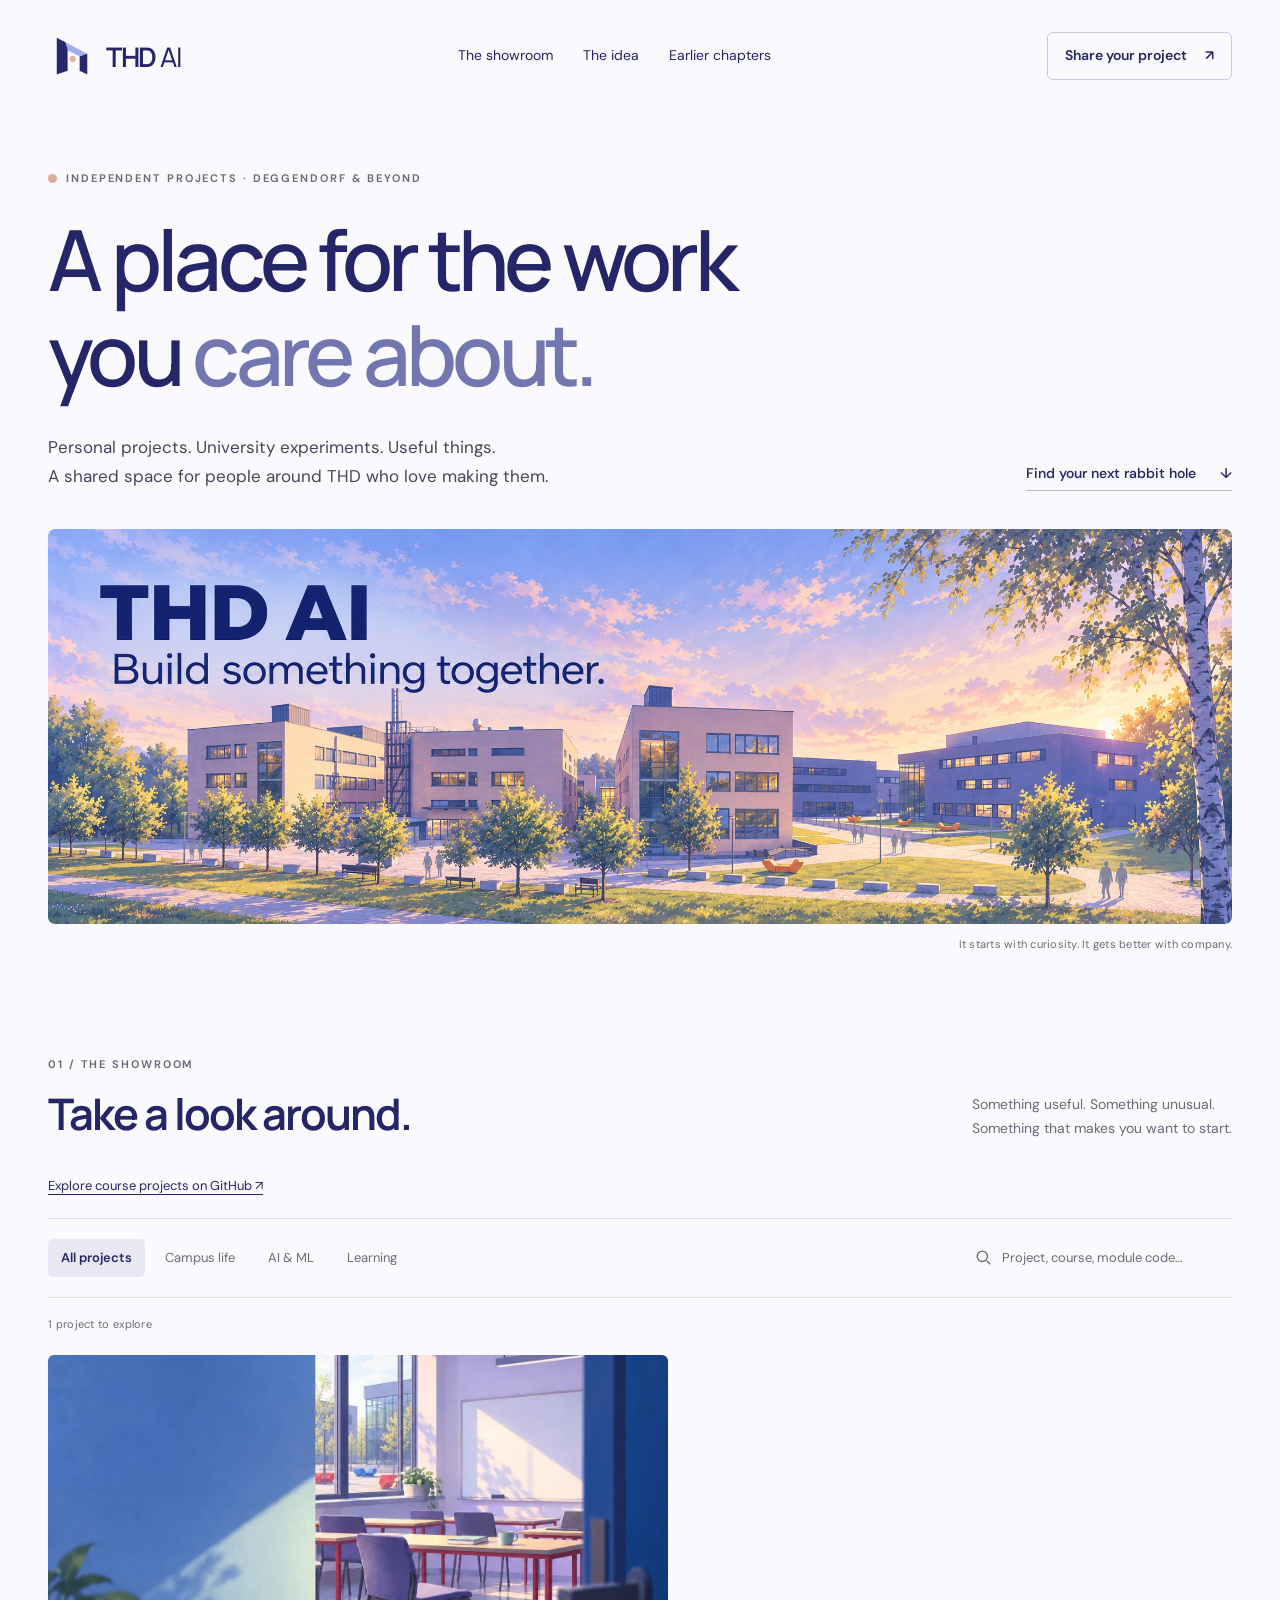
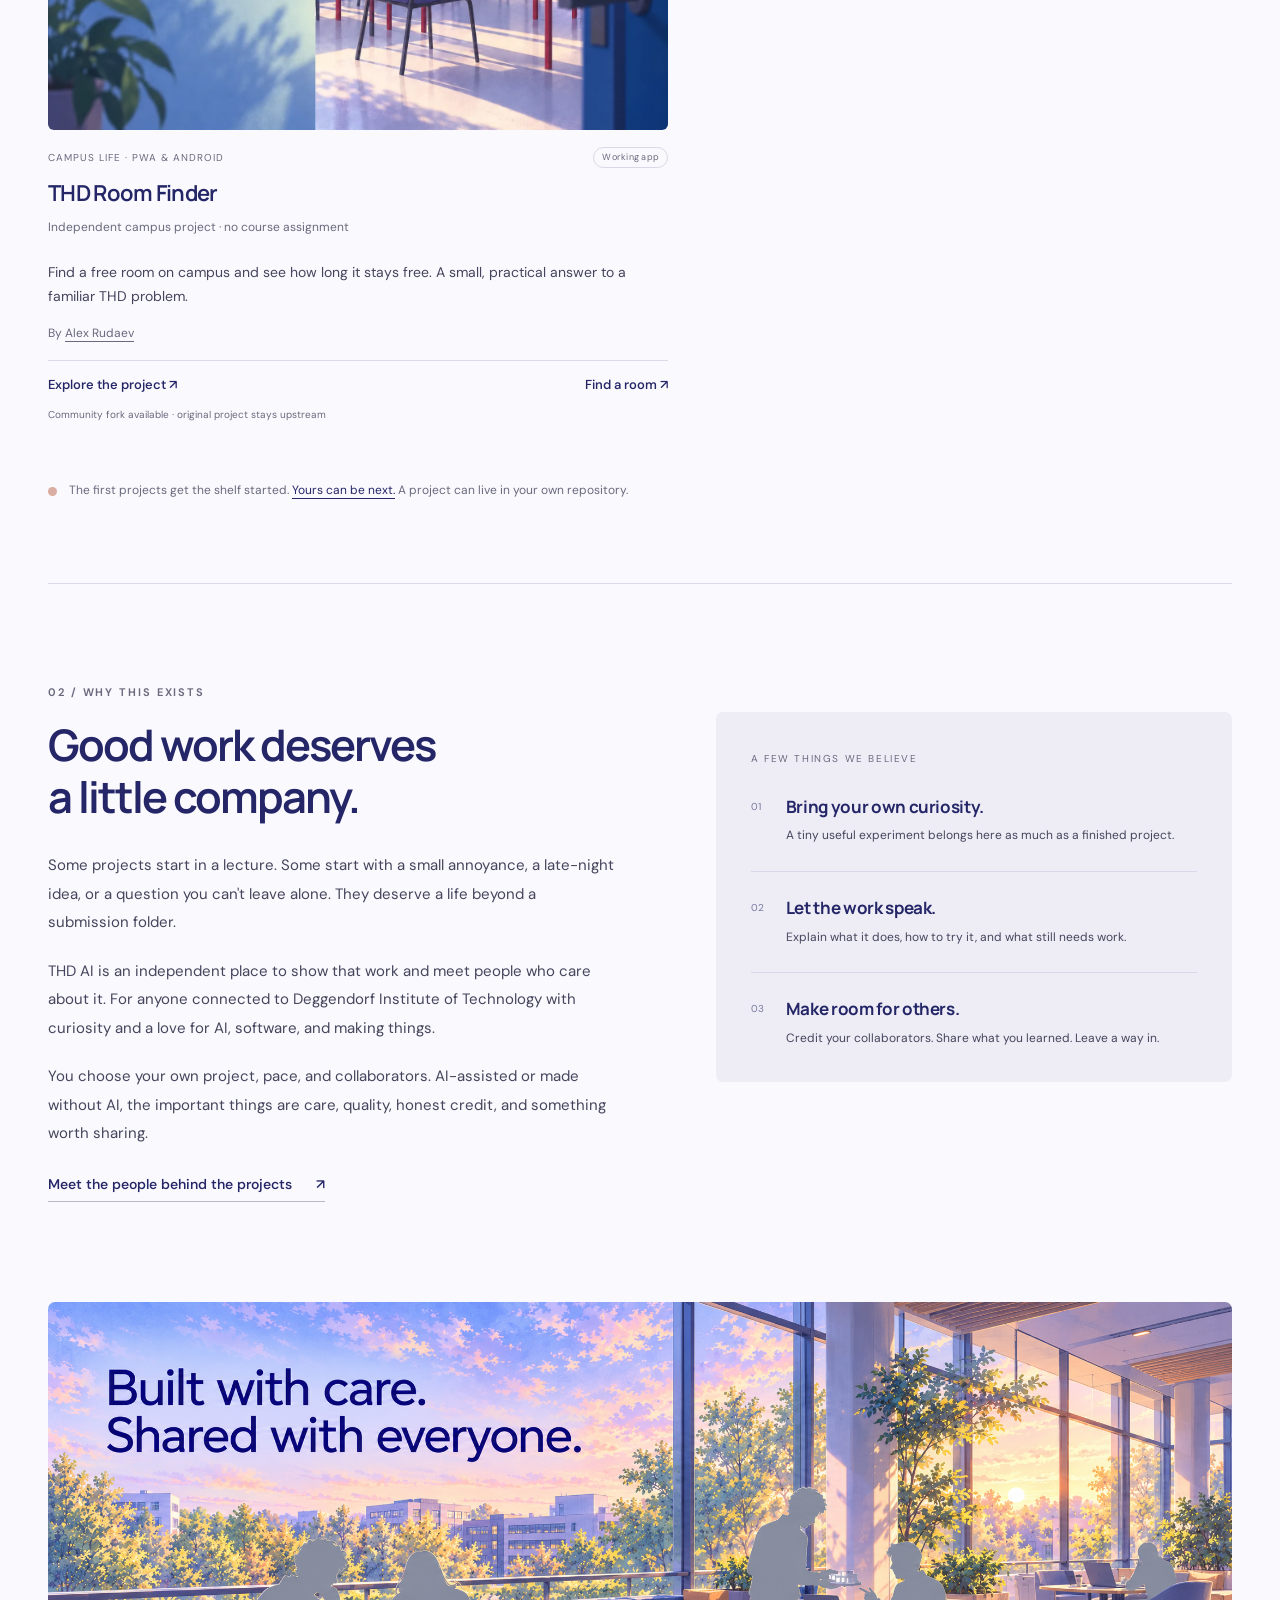
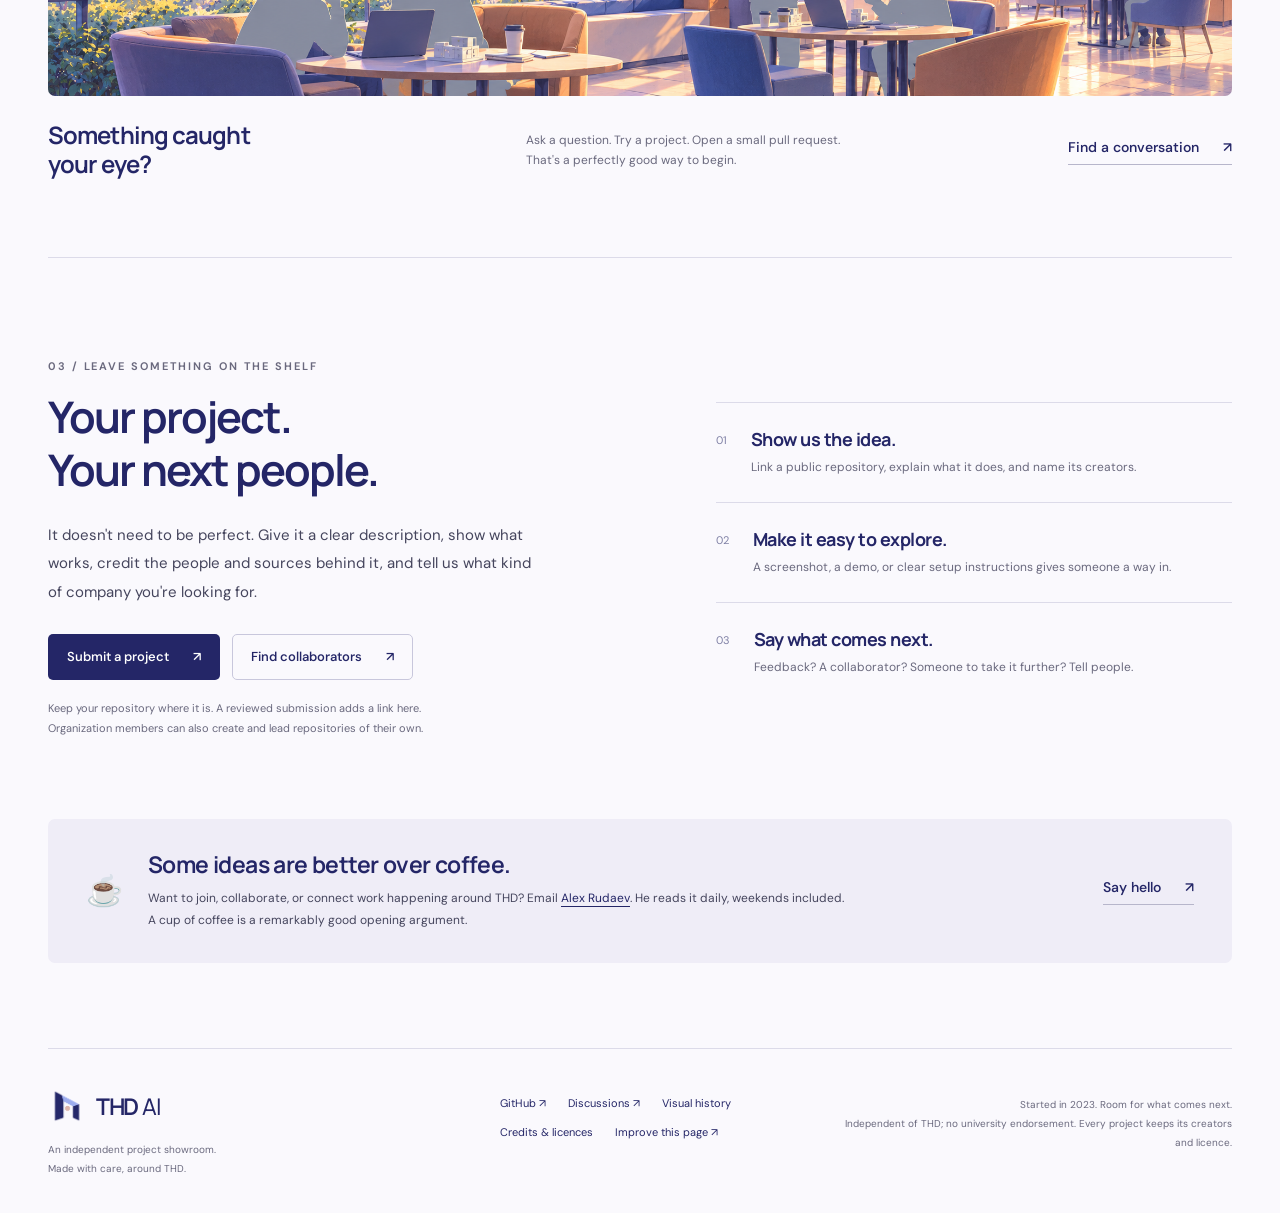
<file: site/index.html>
<!doctype html>
<html lang="en">
<head>
  <meta charset="utf-8">
  <meta name="viewport" content="width=device-width, initial-scale=1">
  <meta name="theme-color" content="#eeedf8">
  <title>THD AI – a place for the work you care about</title>
  <meta name="description" content="An independent project showroom for people around Deggendorf Institute of Technology. Explore personal and university projects, share thoughtful work, and find people to build with.">
  <link rel="canonical" href="https://thd-ai.github.io/">
  <meta property="og:type" content="website">
  <meta property="og:title" content="THD AI – a place for the work you care about">
  <meta property="og:description" content="Personal projects, university experiments, and useful things. Built with care. Shared with everyone.">
  <meta property="og:url" content="https://thd-ai.github.io/">
  <meta property="og:image" content="https://thd-ai.github.io/assets/campus.png">
  <meta name="twitter:card" content="summary_large_image">
  <link rel="icon" type="image/png" href="assets/symbol.png">
  <link rel="stylesheet" href="style.css?v=7">
  <script src="app.js?v=8" type="module"></script>
</head>
<body>
  <a class="skip-link" href="#projects">Skip to projects</a>
  <header class="site-header wrap">
    <a class="identity" href="./" aria-label="THD AI home"><img src="assets/symbol.png" width="48" height="48" alt=""><span>THD <b>AI</b></span></a>
    <nav aria-label="Main navigation"><a href="#projects">The showroom</a><a href="#about">The idea</a><a href="history/">Earlier chapters</a></nav>
    <a class="header-action" href="#share">Share your project <span aria-hidden="true">↗</span></a>
  </header>

  <main>
    <section class="intro wrap" aria-labelledby="intro-title">
      <div class="eyebrow"><span class="little-sun" aria-hidden="true"></span>Independent projects · Deggendorf & beyond</div>
      <h1 id="intro-title">A place for the work<br>you <em>care about.</em></h1>
      <div class="intro-bottom"><p>Personal projects. University experiments. Useful things.<br>A shared space for people around THD who love making them.</p><a class="text-link" href="#projects">Find your next rabbit hole <span aria-hidden="true">↓</span></a></div>
      <figure class="campus-art"><img src="assets/campus.png" alt="THD's campus in soft afternoon light, with grey silhouettes on its paths. THD AI: Build something together." width="2172" height="724" fetchpriority="high"><figcaption>It starts with curiosity. It gets better with company.</figcaption></figure>
    </section>

    <section class="showroom wrap" id="projects" aria-labelledby="projects-title">
      <div class="section-heading"><div><p class="eyebrow">01 / The showroom</p><h2 id="projects-title">Take a look around.</h2></div><p>Something useful. Something unusual.<br>Something that makes you want to start.</p></div>
      <p class="course-map-link"><a href="https://github.com/THD-AI/.github/blob/main/COURSES.md">Explore course projects on GitHub ↗</a></p>
      <div class="catalogue-tools">
        <div class="filters" role="group" aria-label="Filter projects by category"><button type="button" data-filter="all" aria-pressed="true">All projects</button><button type="button" data-filter="campus" aria-pressed="false">Campus life</button><button type="button" data-filter="ai" aria-pressed="false">AI & ML</button><button type="button" data-filter="learning" aria-pressed="false">Learning</button></div>
        <label class="search"><span class="visually-hidden">Search projects, courses, module codes, or semesters</span><svg viewBox="0 0 24 24" width="19" height="19" fill="none" stroke="currentColor" stroke-width="1.7" aria-hidden="true"><circle cx="10.5" cy="10.5" r="6.5"/><path d="m16 16 4.5 4.5"/></svg><input id="project-search" type="search" placeholder="Project, course, module code…" autocomplete="off"></label>
      </div>
      <p id="project-count" class="result-count" role="status" aria-live="polite">Opening the showroom…</p>
      <div id="project-grid" class="project-grid"></div>
      <div id="empty-state" class="empty-state" hidden><h3>No projects here just yet.</h3><p>Try a different search, or bring the first project in this corner of the showroom.</p><button id="reset-search" class="button secondary" type="button">See all projects</button></div>
      <div id="load-error" class="empty-state" hidden><h3>The project shelf couldn't load.</h3><p>You can still explore the <a href="https://github.com/THD-AI/.github/blob/main/PROJECTS.md">project directory on GitHub</a>.</p><button id="retry-load" class="button secondary" type="button">Try again</button></div>
      <noscript><p>JavaScript enables project search and filtering. You can read the full <a href="https://github.com/THD-AI/.github/blob/main/PROJECTS.md">project directory on GitHub</a> without it.</p></noscript>
      <div class="shelf-note"><span class="little-sun" aria-hidden="true"></span><p>The first projects get the shelf started. <a href="#share">Yours can be next.</a> A project can live in your own repository.</p></div>
    </section>

    <section class="about wrap" id="about" aria-labelledby="about-title">
      <div class="about-copy"><p class="eyebrow">02 / Why this exists</p><h2 id="about-title">Good work deserves<br>a little company.</h2><p>Some projects start in a lecture. Some start with a small annoyance, a late-night idea, or a question you can't leave alone. They deserve a life beyond a submission folder.</p><p>THD AI is an independent place to show that work and meet people who care about it. For anyone connected to Deggendorf Institute of Technology with curiosity and a love for AI, software, and making things.</p><p>You choose your own project, pace, and collaborators. AI-assisted or made without AI, the important things are care, quality, honest credit, and something worth sharing.</p><a class="text-link" href="https://github.com/orgs/THD-AI/discussions/1">Meet the people behind the projects <span aria-hidden="true">↗</span></a></div>
      <aside class="principles" aria-label="What matters here"><span class="small-label">A few things we believe</span><div><span>01</span><h3>Bring your own curiosity.</h3><p>A tiny useful experiment belongs here as much as a finished project.</p></div><div><span>02</span><h3>Let the work speak.</h3><p>Explain what it does, how to try it, and what still needs work.</p></div><div><span>03</span><h3>Make room for others.</h3><p>Credit your collaborators. Share what you learned. Leave a way in.</p></div></aside>
    </section>

    <section class="gathering wrap" aria-labelledby="gathering-title"><img src="assets/showcase.png" alt="People sharing projects, laptops, and coffee in a softly lit campus space. Built with care. Shared with everyone." width="2172" height="724" loading="lazy"><div class="gathering-caption"><h2 id="gathering-title">Something caught your eye?</h2><p>Ask a question. Try a project. Open a small pull request.<br>That's a perfectly good way to begin.</p><a class="text-link" href="https://github.com/orgs/THD-AI/discussions">Find a conversation <span aria-hidden="true">↗</span></a></div></section>

    <section class="share wrap" id="share" aria-labelledby="share-title"><div><p class="eyebrow">03 / Leave something on the shelf</p><h2 id="share-title">Your project.<br>Your next people.</h2><p>It doesn't need to be perfect. Give it a clear description, show what works, credit the people and sources behind it, and tell us what kind of company you're looking for.</p><div class="share-actions"><a class="button primary" href="https://github.com/THD-AI/thd-ai.github.io/issues/new?template=project-submission.yml">Submit a project <span aria-hidden="true">↗</span></a><a class="button secondary" href="https://github.com/orgs/THD-AI/discussions/categories/ideas">Find collaborators <span aria-hidden="true">↗</span></a></div><p class="quiet">Keep your repository where it is. A reviewed submission adds a link here.<br>Organization members can also create and lead repositories of their own.</p></div><ol class="share-steps"><li><span>01</span><div><h3>Show us the idea.</h3><p>Link a public repository, explain what it does, and name its creators.</p></div></li><li><span>02</span><div><h3>Make it easy to explore.</h3><p>A screenshot, a demo, or clear setup instructions gives someone a way in.</p></div></li><li><span>03</span><div><h3>Say what comes next.</h3><p>Feedback? A collaborator? Someone to take it further? Tell people.</p></div></li></ol></section>

    <section class="coffee wrap"><div class="coffee-mark" aria-hidden="true">☕</div><div><h2>Some ideas are better over coffee.</h2><p>Want to join, collaborate, or connect work happening around THD? Email <a href="mailto:alex.rudaev@outlook.com">Alex Rudaev</a>. He reads it daily, weekends included.<br>A cup of coffee is a remarkably good opening argument.</p></div><a class="text-link" href="mailto:alex.rudaev@outlook.com">Say hello <span aria-hidden="true">↗</span></a></section>
  </main>

  <footer class="site-footer wrap"><div><a class="identity" href="./"><img src="assets/symbol.png" width="38" height="38" alt=""><span>THD <b>AI</b></span></a><p>An independent project showroom.<br>Made with care, around THD.</p></div><div class="footer-links"><a href="https://github.com/THD-AI">GitHub ↗</a><a href="https://github.com/orgs/THD-AI/discussions">Discussions ↗</a><a href="history/">Visual history</a><a href="credits/">Credits & licences</a><a href="https://github.com/THD-AI/thd-ai.github.io">Improve this page ↗</a></div><p class="footer-note">Started in 2023. Room for what comes next.<br>Independent of THD; no university endorsement. Every project keeps its creators and licence.</p></footer>
</body>
</html>
</file>
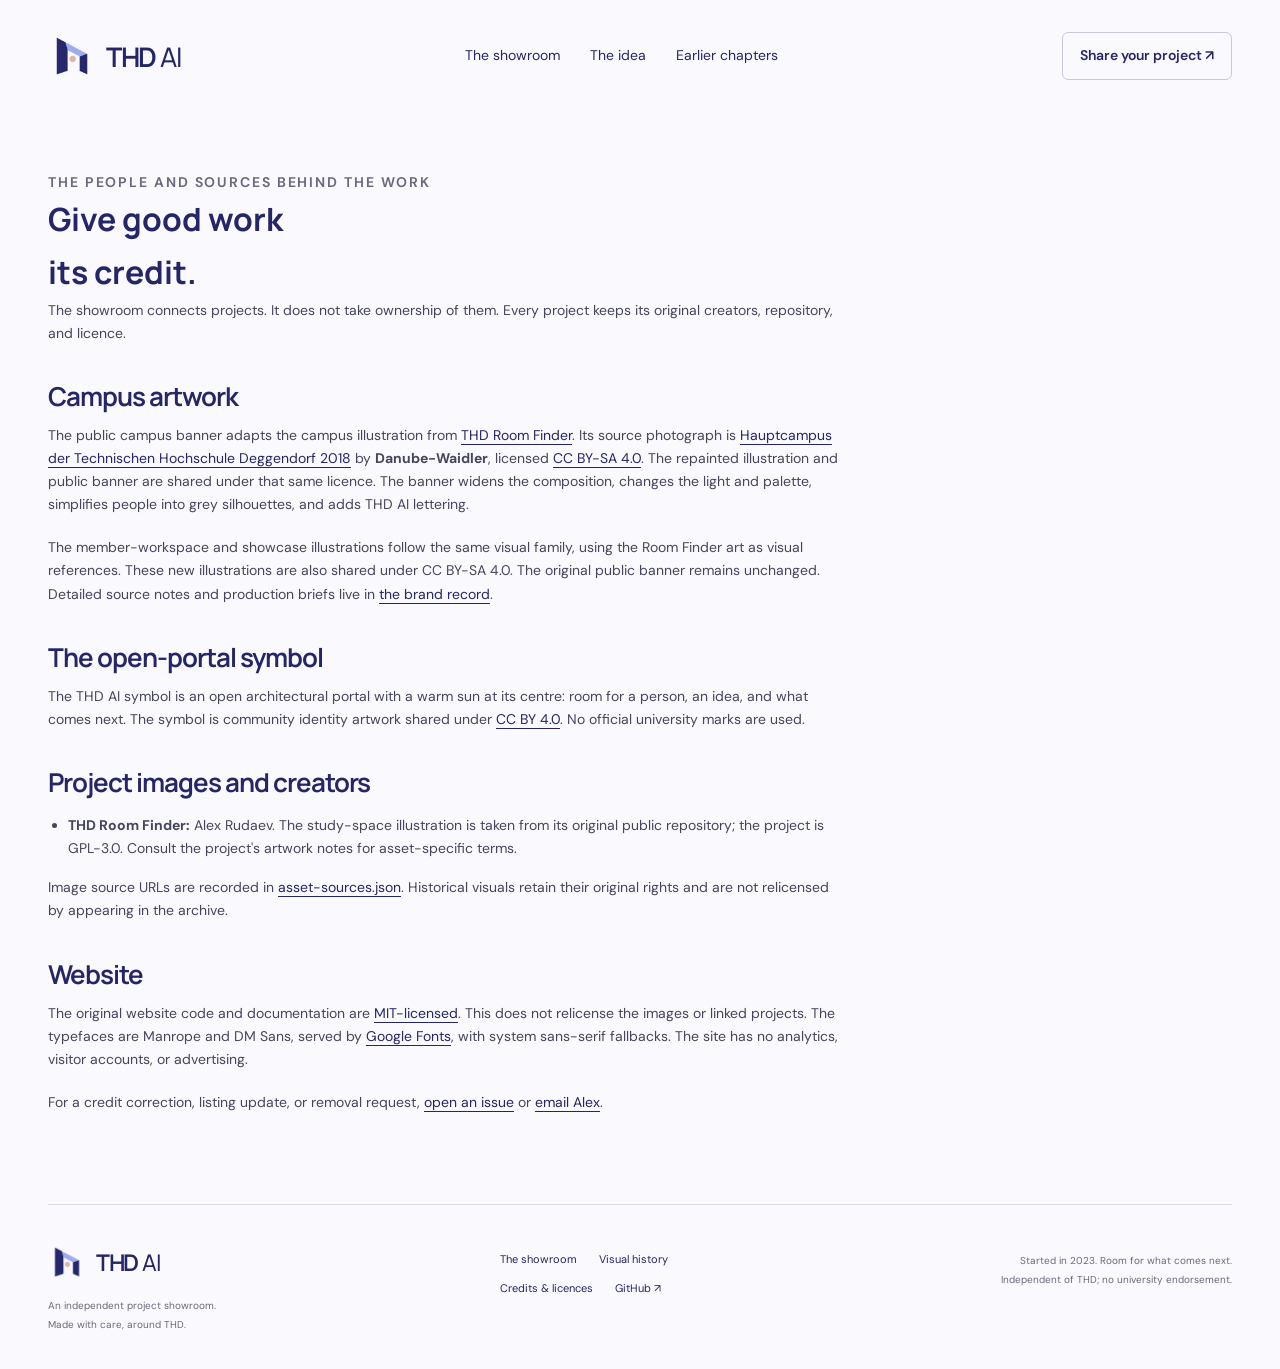
<file: site/credits/index.html>
<!doctype html>
<html lang="en"><head><meta charset="utf-8"><meta name="viewport" content="width=device-width, initial-scale=1"><meta name="theme-color" content="#eeedf8"><title>Credits & licences – THD AI</title><link rel="stylesheet" href="../style.css?v=7"><link rel="icon" type="image/png" href="../assets/symbol.png"></head><body>
<a class="skip-link" href="#content">Skip to content</a>
<header class="site-header wrap"><a class="identity" href="../" aria-label="THD AI home"><img src="../assets/symbol.png" width="48" height="48" alt=""><span>THD <b>AI</b></span></a><nav aria-label="Main navigation"><a href="../#projects">The showroom</a><a href="../#about">The idea</a><a href="../history/">Earlier chapters</a></nav><a class="header-action" href="../#share">Share your project ↗</a></header>
<main id="content" class="history-main wrap"><div class="credits-copy"><p class="eyebrow">The people and sources behind the work</p><h1>Give good work<br>its credit.</h1><p class="lede">The showroom connects projects. It does not take ownership of them. Every project keeps its original creators, repository, and licence.</p>
<h2>Campus artwork</h2><p>The public campus banner adapts the campus illustration from <a href="https://github.com/arudaev/THD-Room-Finder/blob/main/design/roadmap/README.md">THD Room Finder</a>. Its source photograph is <a href="https://commons.wikimedia.org/wiki/File:Hauptcampus_der_Technischen_Hochschule_Deggendorf_2018.jpg">Hauptcampus der Technischen Hochschule Deggendorf 2018</a> by <strong>Danube-Waidler</strong>, licensed <a href="https://creativecommons.org/licenses/by-sa/4.0/">CC BY-SA 4.0</a>. The repainted illustration and public banner are shared under that same licence. The banner widens the composition, changes the light and palette, simplifies people into grey silhouettes, and adds THD AI lettering.</p><p>The member-workspace and showcase illustrations follow the same visual family, using the Room Finder art as visual references. These new illustrations are also shared under CC BY-SA 4.0. The original public banner remains unchanged. Detailed source notes and production briefs live in <a href="https://github.com/THD-AI/.github/blob/main/BRAND.md">the brand record</a>.</p>
<h2>The open-portal symbol</h2><p>The THD AI symbol is an open architectural portal with a warm sun at its centre: room for a person, an idea, and what comes next. The symbol is community identity artwork shared under <a href="https://creativecommons.org/licenses/by/4.0/">CC BY 4.0</a>. No official university marks are used.</p>
<h2>Project images and creators</h2><ul><li><strong>THD Room Finder:</strong> Alex Rudaev. The study-space illustration is taken from its original public repository; the project is GPL-3.0. Consult the project's artwork notes for asset-specific terms.</li></ul><p>Image source URLs are recorded in <a href="https://github.com/THD-AI/thd-ai.github.io/blob/main/asset-sources.json">asset-sources.json</a>. Historical visuals retain their original rights and are not relicensed by appearing in the archive.</p>
<h2>Website</h2><p>The original website code and documentation are <a href="https://github.com/THD-AI/thd-ai.github.io/blob/main/LICENSE">MIT-licensed</a>. This does not relicense the images or linked projects. The typefaces are Manrope and DM Sans, served by <a href="https://fonts.google.com/">Google Fonts</a>, with system sans-serif fallbacks. The site has no analytics, visitor accounts, or advertising.</p><p>For a credit correction, listing update, or removal request, <a href="https://github.com/THD-AI/thd-ai.github.io/issues">open an issue</a> or <a href="mailto:alex.rudaev@outlook.com">email Alex</a>.</p></div></main>
<footer class="site-footer wrap"><div><a class="identity" href="../"><img src="../assets/symbol.png" width="38" height="38" alt=""><span>THD <b>AI</b></span></a><p>An independent project showroom.<br>Made with care, around THD.</p></div><div class="footer-links"><a href="../#projects">The showroom</a><a href="../history/">Visual history</a><a href="../credits/">Credits & licences</a><a href="https://github.com/THD-AI">GitHub ↗</a></div><p class="footer-note">Started in 2023. Room for what comes next.<br>Independent of THD; no university endorsement.</p></footer></body></html>
</file>
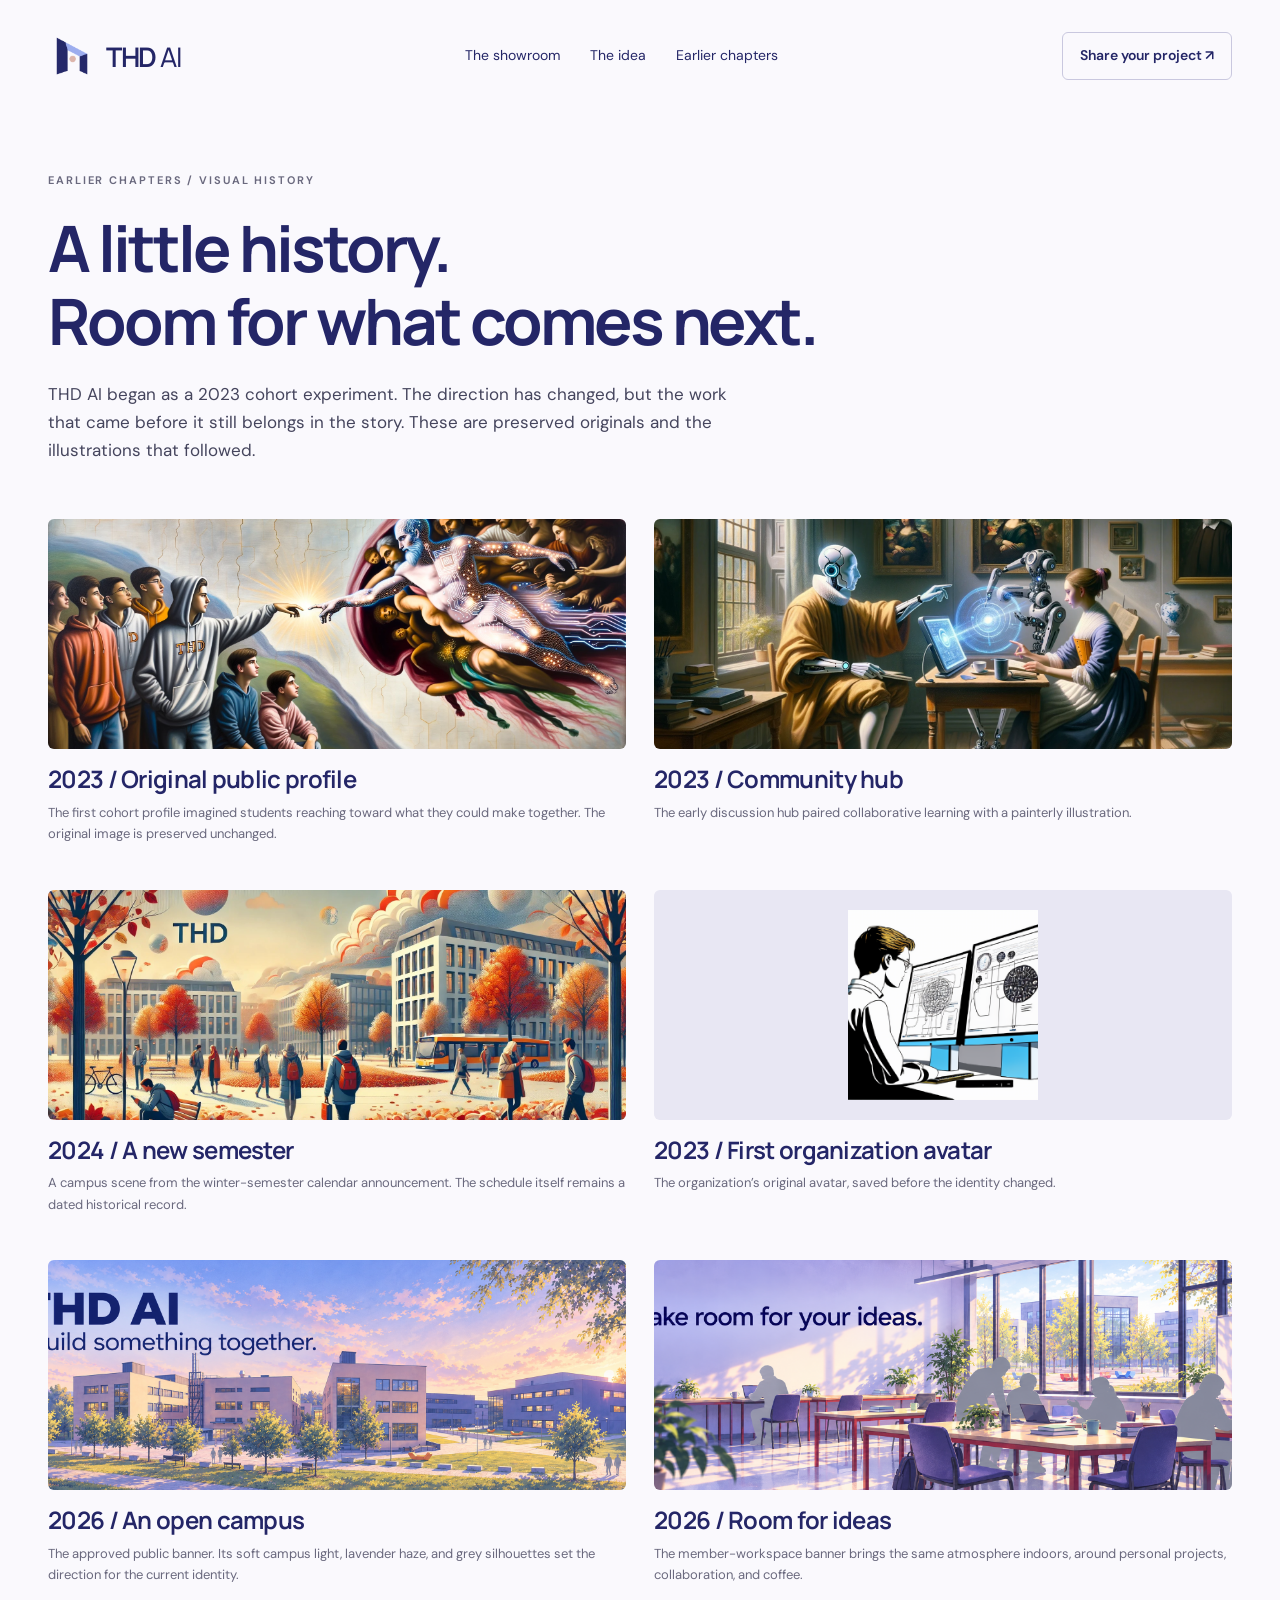
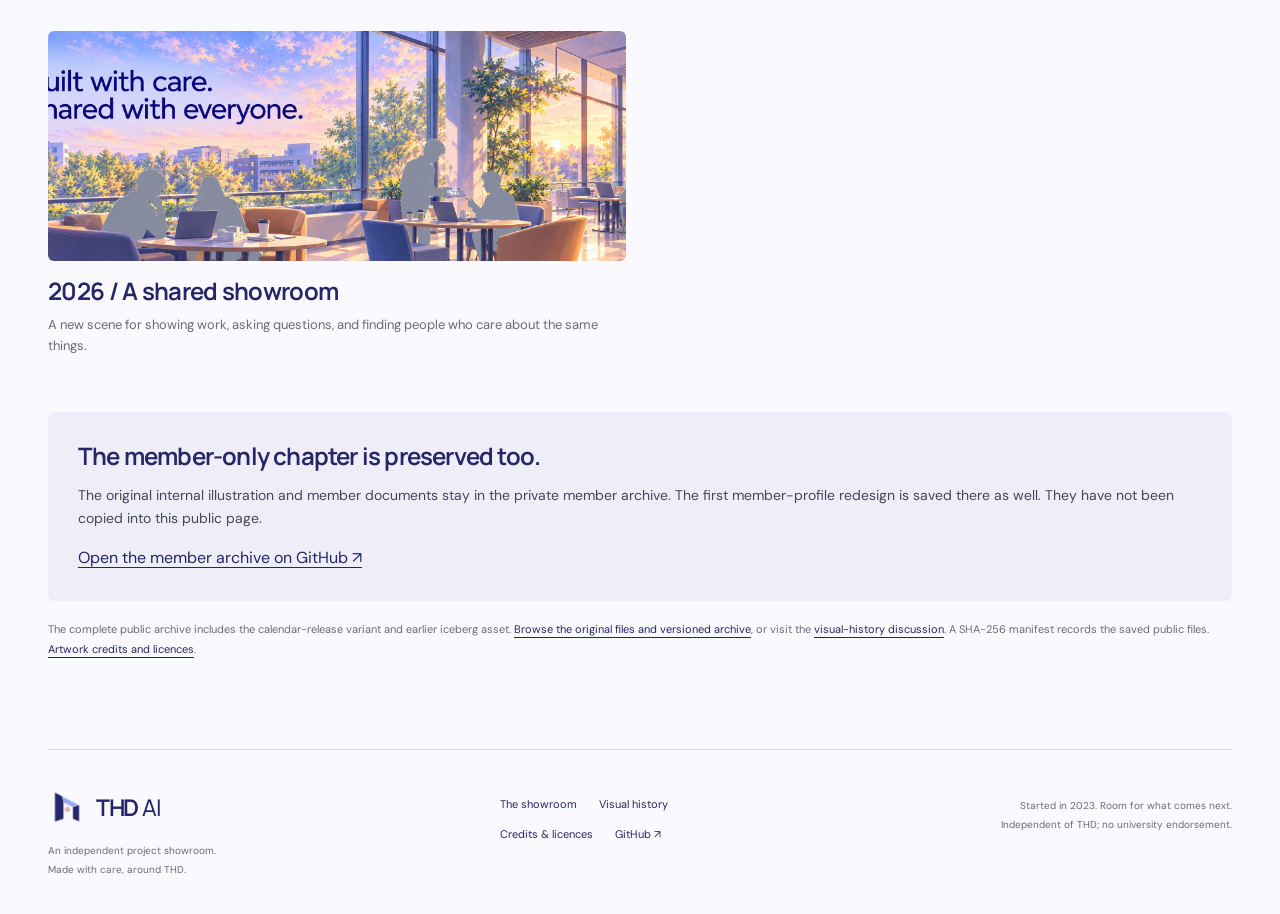
<file: site/history/index.html>
<!doctype html>
<html lang="en"><head><meta charset="utf-8"><meta name="viewport" content="width=device-width, initial-scale=1"><meta name="theme-color" content="#eeedf8"><title>Visual history – THD AI</title><link rel="stylesheet" href="../style.css?v=7"><link rel="icon" type="image/png" href="../assets/symbol.png"></head><body>
<a class="skip-link" href="#content">Skip to content</a>
<header class="site-header wrap"><a class="identity" href="../" aria-label="THD AI home"><img src="../assets/symbol.png" width="48" height="48" alt=""><span>THD <b>AI</b></span></a><nav aria-label="Main navigation"><a href="../#projects">The showroom</a><a href="../#about">The idea</a><a href="../history/">Earlier chapters</a></nav><a class="header-action" href="../#share">Share your project ↗</a></header>
<main id="content" class="history-main wrap"><p class="eyebrow">Earlier chapters / Visual history</p><h1>A little history.<br>Room for what comes next.</h1><p class="lede">THD AI began as a 2023 cohort experiment. The direction has changed, but the work that came before it still belongs in the story. These are preserved originals and the illustrations that followed.</p><div class="history-grid"><article class="history-item "><img src="../assets/history-public-profile.png" alt="2023 / Original public profile" loading="lazy"><h2>2023 / Original public profile</h2><p>The first cohort profile imagined students reaching toward what they could make together. The original image is preserved unchanged.</p></article><article class="history-item "><img src="../assets/history-community-hub.png" alt="2023 / Community hub" loading="lazy"><h2>2023 / Community hub</h2><p>The early discussion hub paired collaborative learning with a painterly illustration.</p></article><article class="history-item "><img src="../assets/history-schedule-2024.jpg" alt="2024 / A new semester" loading="lazy"><h2>2024 / A new semester</h2><p>A campus scene from the winter-semester calendar announcement. The schedule itself remains a dated historical record.</p></article><article class="history-item logo-history"><img src="../assets/history-organization-avatar.png" alt="2023 / First organization avatar" loading="lazy"><h2>2023 / First organization avatar</h2><p>The organization’s original avatar, saved before the identity changed.</p></article><article class="history-item "><img src="../assets/campus.png" alt="2026 / An open campus" loading="lazy"><h2>2026 / An open campus</h2><p>The approved public banner. Its soft campus light, lavender haze, and grey silhouettes set the direction for the current identity.</p></article><article class="history-item "><img src="../assets/member-workspace.png" alt="2026 / Room for ideas" loading="lazy"><h2>2026 / Room for ideas</h2><p>The member-workspace banner brings the same atmosphere indoors, around personal projects, collaboration, and coffee.</p></article><article class="history-item "><img src="../assets/showcase.png" alt="2026 / A shared showroom" loading="lazy"><h2>2026 / A shared showroom</h2><p>A new scene for showing work, asking questions, and finding people who care about the same things.</p></article></div><section class="history-private"><h2>The member-only chapter is preserved too.</h2><p>The original internal illustration and member documents stay in the private member archive. The first member-profile redesign is saved there as well. They have not been copied into this public page.</p><a href="https://github.com/THD-AI/.github-private/discussions/3">Open the member archive on GitHub ↗</a></section><p class="quiet">The complete public archive includes the calendar-release variant and earlier iceberg asset. <a href="https://github.com/THD-AI/.github/tree/main/archive">Browse the original files and versioned archive</a>, or visit the <a href="https://github.com/orgs/THD-AI/discussions/11">visual-history discussion</a>. A SHA-256 manifest records the saved public files. <a href="../credits/">Artwork credits and licences</a>.</p></main>
<footer class="site-footer wrap"><div><a class="identity" href="../"><img src="../assets/symbol.png" width="38" height="38" alt=""><span>THD <b>AI</b></span></a><p>An independent project showroom.<br>Made with care, around THD.</p></div><div class="footer-links"><a href="../#projects">The showroom</a><a href="../history/">Visual history</a><a href="../credits/">Credits & licences</a><a href="https://github.com/THD-AI">GitHub ↗</a></div><p class="footer-note">Started in 2023. Room for what comes next.<br>Independent of THD; no university endorsement.</p></footer></body></html>
</file>
<file: site/style.css>
@import url('https://fonts.googleapis.com/css2?family=DM+Sans:wght@400;450;500;550;600;650;700&family=Manrope:wght@400;500;600;650;700;750;800&display=swap');
:root{--ink:#242667;--text:#45455d;--muted:#6a697e;--paper:#faf9fd;--lavender:#eeedf8;--line:#dcdbe9;--blue:#dfe6fc;--peach:#f0dad0;--sage:#e5ece3;--heading:'Manrope',sans-serif;--body:'DM Sans',sans-serif;color-scheme:light;scroll-behavior:smooth;scroll-padding-top:30px}*{box-sizing:border-box}body{margin:0;background:var(--paper);font:16px/1.65 var(--body);color:var(--text)}a{color:var(--ink);text-decoration-thickness:1px;text-underline-offset:4px}button,input{font:inherit}button,a,input{-webkit-tap-highlight-color:transparent}button{cursor:pointer}button:focus-visible,a:focus-visible,input:focus-visible{outline:3px solid #747bc0;outline-offset:5px}img{display:block;max-width:100%;height:auto}h1,h2,h3,p,figure{margin:0}h1,h2,h3{font-family:var(--heading);color:var(--ink)}h2{font-size:clamp(32px,3.4vw,49px);line-height:1.2;letter-spacing:-2px;font-weight:650}h3{font-size:21px;line-height:1.4;letter-spacing:-.5px}p+p{margin-top:20px}[hidden]{display:none!important}.wrap{width:min(1240px,calc(100% - 96px));margin-inline:auto}.visually-hidden{position:absolute;width:1px;height:1px;padding:0;margin:-1px;overflow:hidden;clip:rect(0,0,0,0);white-space:nowrap;border:0}.skip-link{position:absolute;left:16px;top:-100px;padding:12px 20px;background:var(--ink);color:white;z-index:10}.skip-link:focus{top:12px}.site-header{height:112px;display:flex;align-items:center;justify-content:space-between;gap:24px}.identity{display:flex;align-items:center;gap:10px;text-decoration:none;color:var(--ink);font:650 27px/1 var(--heading);letter-spacing:-1.3px;white-space:nowrap}.identity img{width:48px;height:48px;object-fit:contain}.identity b{font-weight:450}.site-header nav{display:flex;gap:30px;font-size:14px}.site-header nav a{text-decoration:none}.header-action{font-size:14px;font-weight:600;text-decoration:none;padding:11px 17px;border:1px solid #c9c8df;border-radius:6px}.header-action span{margin-left:15px}.intro{padding-top:58px}.eyebrow{display:flex;align-items:center;gap:9px;text-transform:uppercase;letter-spacing:1.9px;font-size:11px;line-height:1.5;font-weight:650;color:var(--muted)}.little-sun{display:inline-block;width:9px;height:9px;background:#d9ada1;border-radius:50%;flex-shrink:0}.intro h1{font-size:clamp(48px,6.6vw,88px);line-height:1.13;font-weight:550;letter-spacing:-4.7px;margin:24px 0 32px}.intro h1 em{font-style:normal;color:#7277b0}.intro-bottom{display:flex;align-items:end;justify-content:space-between;gap:28px;margin-bottom:38px}.intro-bottom p{font-size:17px;line-height:1.7}.text-link{font-size:14px;font-weight:550;text-decoration:none;border-bottom:1px solid #b7b6cb;padding-bottom:5px;display:inline-flex;align-items:center;gap:24px;width:max-content;max-width:100%}.text-link:hover{border-bottom-color:var(--ink)}.campus-art img{width:100%;aspect-ratio:3/1;object-fit:cover;border-radius:7px}.campus-art figcaption{font-size:11px;color:var(--muted);margin-top:11px;letter-spacing:.25px;text-align:right}.showroom{padding-top:103px}.section-heading{display:flex;align-items:end;justify-content:space-between;gap:32px;margin-bottom:34px}.section-heading .eyebrow{margin-bottom:16px}.section-heading>p{font-size:14px;color:var(--muted);line-height:1.7}.catalogue-tools{display:flex;justify-content:space-between;align-items:center;gap:16px;padding:20px 0;border-top:1px solid var(--line);border-bottom:1px solid var(--line)}.filters{display:flex;flex-wrap:wrap;gap:7px}.filters button{background:none;color:var(--muted);border:0;padding:8px 13px;border-radius:5px;font-size:13px}.filters button[aria-pressed=true]{color:var(--ink);background:#e8e7f4;font-weight:600}.filters button:hover{color:var(--ink);background:#f0eff7}.search{display:flex;align-items:center;gap:9px;color:var(--muted)}.search input{width:230px;background:transparent;border:0;font-size:13px;color:var(--ink);padding:8px 0}.search input::placeholder{color:var(--muted)}.result-count{font-size:11px;color:var(--muted);margin:17px 0 22px;letter-spacing:.3px}.project-grid{display:grid;grid-template-columns:repeat(3,minmax(0,1fr));gap:36px 26px}.project-card{display:flex;flex-direction:column;min-width:0;transition:transform .2s}.project-card:hover{transform:translateY(-3px)}.project-art{position:relative;overflow:hidden;border-radius:6px;background:#e8e8f1;aspect-ratio:1.65}.project-art img{width:100%;height:100%;object-fit:cover;transition:transform .35s}.project-card:hover .project-art img{transform:scale(1.025)}.art-room img{object-position:center}.art-chexvision img,.art-painfully-trivial img,.art-devablos img{object-fit:contain;background:#f1f0f7}.art-studybooks{background:#e3e7f6;padding:25px!important}.art-chexvision-mini{background:#eae4f2;padding:25px!important}.book-art{height:100%;display:grid;grid-template-columns:1fr 1fr;gap:12px;transform:rotate(-4deg);color:var(--ink)}.book-sheet{background:#faf9fd;box-shadow:0 8px 22px #282b5b13;border-radius:3px;padding:16px;display:flex;flex-direction:column;gap:7px;justify-content:center}.book-sheet strong{font:600 clamp(14px,1.5vw,22px)/1.3 var(--heading);letter-spacing:-.5px}.book-sheet span{height:3px;background:#c6c9e2;width:85%;border-radius:2px}.book-sheet span:nth-last-child(1){width:55%}.book-sheet small{font-size:8px;text-transform:uppercase;letter-spacing:1.5px;color:#73769d;margin-bottom:7px}.network-art{height:100%;display:flex;align-items:center;justify-content:center;gap:28px;transform:rotate(-5deg)}.node-column{display:grid;gap:13px}.network-node{width:22px;height:22px;background:#8b8cbb;border-radius:50%;box-shadow:0 0 0 5px #ffffff58}.node-column:nth-child(2) .network-node{background:#aaaad0}.node-column:nth-child(3) .network-node{background:#d4b4af}.card-meta{display:flex;align-items:center;justify-content:space-between;gap:8px;margin:17px 0 10px;font-size:9px;line-height:1.4;text-transform:uppercase;letter-spacing:1px;color:var(--muted)}.card-status{border:1px solid #d9d8e7;border-radius:20px;padding:3px 8px;white-space:nowrap;font-size:9px;letter-spacing:.25px;text-transform:none}.project-card h3{font-size:22px;font-weight:650;letter-spacing:-.7px}.project-description{font-size:13px;line-height:1.75;margin-top:8px;flex:1}.project-creators{font-size:11px;line-height:1.65;margin-top:15px;color:var(--muted)}.project-creators a{color:inherit}.card-bottom{margin-top:17px;padding-top:13px;border-top:1px solid var(--line);display:flex;align-items:center;justify-content:space-between;gap:8px}.card-bottom a{font-size:12px;text-decoration:none;font-weight:550}.card-bottom a:hover{text-decoration:underline}.collaboration{color:var(--muted);font-size:10px;margin-top:11px}.shelf-note{display:flex;align-items:center;gap:12px;margin:38px 0 0;padding:20px 0;font-size:12px;color:var(--muted)}.empty-state{text-align:center;padding:65px 20px;background:#f0eff8;border-radius:6px}.empty-state p{margin:12px 0 20px;font-size:14px}.about{display:grid;grid-template-columns:1.1fr 1fr;gap:100px;padding-top:100px;padding-bottom:100px;border-top:1px solid var(--line);margin-top:62px}.about-copy .eyebrow{margin-bottom:18px}.about-copy h2{margin-bottom:28px}.about-copy>p:not(.eyebrow){font-size:15px;line-height:1.9}.about-copy .text-link{margin-top:25px}.principles{background:#eeedf6;padding:32px 35px;border-radius:7px;align-self:start;margin-top:28px}.small-label{font-size:10px;letter-spacing:1.6px;text-transform:uppercase;color:var(--muted)}.principles>div{position:relative;padding:24px 0 24px 35px;border-bottom:1px solid #d9d8e8}.principles>div:last-child{padding-bottom:0;border-bottom:0}.principles>div>span{position:absolute;left:0;top:28px;font-size:10px;color:#7779a0}.principles h3{font-size:17px;letter-spacing:-.35px}.principles p{font-size:12px;margin-top:7px;line-height:1.8}.gathering>img{width:100%;border-radius:7px;aspect-ratio:3/1;object-fit:cover}.gathering-caption{display:flex;align-items:center;justify-content:space-between;gap:20px;padding-top:25px}.gathering-caption h2{font-size:24px;letter-spacing:-.9px;max-width:250px}.gathering-caption p{font-size:12px;color:var(--muted);line-height:1.7}.share{display:grid;grid-template-columns:1.1fr 1fr;gap:100px;padding:100px 0 80px;margin-top:78px;border-top:1px solid var(--line)}.share h2{margin:17px 0 25px}.share>div>p:not(.eyebrow):not(.quiet){font-size:15px;line-height:1.9;max-width:500px}.share-actions{display:flex;flex-wrap:wrap;gap:12px;margin-top:28px}.button{display:inline-flex;justify-content:center;align-items:center;gap:24px;padding:12px 18px;border:1px solid transparent;border-radius:5px;font-size:13px;line-height:1.5;text-decoration:none;font-weight:550}.primary{background:var(--ink);color:white}.primary:hover{background:#383b80}.secondary{color:var(--ink);background:transparent;border-color:#c8c7dc}.secondary:hover{background:#eeedf6}.quiet{font-size:11px;color:var(--muted);line-height:1.8;margin-top:19px}.share-steps{list-style:none;padding:0;margin:44px 0 0}.share-steps li{display:flex;gap:24px;border-top:1px solid var(--line);padding:24px 0}.share-steps li>span{font-size:11px;color:#7f80a5;padding-top:4px}.share-steps h3{font-size:18px}.share-steps p{font-size:12px;color:var(--muted);margin-top:6px}.coffee{display:flex;gap:25px;align-items:center;background:#efedf7;border-radius:7px;padding:32px 38px;margin-bottom:85px}.coffee-mark{font-size:30px}.coffee h2{font-size:23px;letter-spacing:-.6px}.coffee p{font-size:12px;line-height:1.8;margin-top:10px}.coffee>.text-link{margin-left:auto;flex-shrink:0}.site-footer{display:grid;grid-template-columns:1fr auto 1fr;gap:50px;padding:38px 0 35px;border-top:1px solid var(--line);align-items:start}.site-footer .identity{font-size:23px}.site-footer .identity img{width:38px;height:38px}.site-footer p{font-size:10px;color:var(--muted);line-height:1.9;margin-top:15px}.footer-links{display:flex;flex-wrap:wrap;gap:11px 22px;max-width:280px;padding-top:7px}.footer-links a{font-size:11px;text-decoration:none}.site-footer .footer-note{text-align:right;margin-top:8px}.history-main{padding:60px 0 90px}.history-main>h1{font-size:clamp(42px,5vw,70px);letter-spacing:-3px;line-height:1.15;margin:22px 0}.history-main>.lede{font-size:17px;max-width:690px;margin-bottom:55px}.history-grid{display:grid;grid-template-columns:1fr 1fr;gap:45px 28px}.history-item h2{font-size:24px;letter-spacing:-.7px;margin:16px 0 8px}.history-item p{font-size:13px;color:var(--muted)}.history-item img{width:100%;height:230px;object-fit:cover;border-radius:6px;background:#e8e7f3}.history-item.logo-history img{object-fit:contain;padding:20px}.history-private{margin-top:55px;padding:30px;background:var(--lavender);border-radius:6px}.history-private h2{font-size:24px;letter-spacing:-.8px}.history-private p{font-size:14px;margin:14px 0}.credits-copy{max-width:800px}.credits-copy h2{font-size:26px;letter-spacing:-1px;margin:36px 0 12px}.credits-copy p,.credits-copy li{font-size:14px}.credits-copy ul{padding-left:20px}
.project-description{font-size:14px}.project-creators{font-size:12px}.card-meta{font-size:10px}.card-bottom a{font-size:13px}@media(min-width:1600px){.wrap{width:1280px}}@media(max-width:1000px){.wrap{width:calc(100% - 64px)}.site-header nav{gap:18px}.project-grid{grid-template-columns:repeat(2,minmax(0,1fr));gap:32px 24px}.intro h1{letter-spacing:-3px}.about,.share{gap:50px}.gathering-caption{flex-wrap:wrap}.gathering-caption h2{max-width:none}.site-footer{gap:25px}.coffee{padding:28px}.book-sheet strong{font-size:23px}}@media(max-width:700px){.wrap{width:calc(100% - 40px)}.site-header{height:87px;gap:12px}.site-header .identity{font-size:24px}.site-header .identity img{width:38px;height:38px}.site-header nav{display:none}.header-action{font-size:11px;padding:9px 10px}.header-action span{margin-left:5px}.intro{padding-top:35px}.eyebrow{font-size:9px;letter-spacing:1.4px}.intro h1{font-size:clamp(41px,8.8vw,61px);letter-spacing:-2.4px;line-height:1.18;margin:22px 0}.intro-bottom{display:block;margin-bottom:25px}.intro-bottom p{font-size:14px}.intro-bottom .text-link{margin-top:20px}.campus-art img{min-height:0;object-fit:contain}.campus-art figcaption{text-align:left;font-size:10px}.showroom{padding-top:63px}.section-heading{align-items:start;flex-direction:column;gap:17px;margin-bottom:25px}.section-heading>p{font-size:12px}.section-heading>p br{display:none}h2{font-size:34px;letter-spacing:-1.5px}.catalogue-tools{align-items:stretch;flex-direction:column;gap:13px}.filters{gap:4px}.filters button{font-size:11px;padding:8px 10px}.search{border-top:1px solid var(--line);padding-top:8px}.search input{width:100%;font-size:13px}.project-grid{gap:32px 16px}.project-card h3{font-size:18px;letter-spacing:-.5px}.project-description{font-size:12px}.card-meta{align-items:start;gap:5px;flex-direction:column;font-size:8px;margin:13px 0 9px}.project-art{aspect-ratio:1.35}.project-creators{font-size:10px}.card-bottom{gap:7px;align-items:start;flex-direction:column}.card-bottom a{font-size:11px}.collaboration{font-size:9px}.art-studybooks,.art-chexvision-mini{padding:15px!important}.book-art{gap:5px}.book-sheet{padding:8px}.book-sheet strong{font-size:12px}.book-sheet small{font-size:6px}.book-sheet span{height:2px}.network-art{gap:13px}.network-node{width:14px;height:14px;box-shadow:0 0 0 3px #fff5}.node-column{gap:9px}.shelf-note{align-items:start;font-size:11px;margin-top:22px}.shelf-note .little-sun{margin-top:6px}.about{grid-template-columns:1fr;gap:15px;padding-top:60px;padding-bottom:60px;margin-top:35px}.about-copy>p:not(.eyebrow){font-size:14px}.principles{padding:25px;margin-top:20px}.gathering-caption{gap:14px;padding-top:21px}.gathering-caption h2{font-size:23px}.gathering-caption>p{width:100%}.gathering-caption .text-link{margin-top:5px}.share{grid-template-columns:1fr;gap:14px;padding-top:60px;padding-bottom:45px;margin-top:55px}.share>div>p:not(.eyebrow):not(.quiet){font-size:14px}.share-steps{margin-top:25px}.share-actions{gap:10px}.button{font-size:12px;padding:11px 13px;gap:14px}.coffee{align-items:start;padding:25px;flex-wrap:wrap;gap:13px;margin-bottom:55px}.coffee-mark{font-size:24px}.coffee>div:nth-child(2){flex:1;min-width:200px}.coffee h2{font-size:21px;line-height:1.4}.coffee>.text-link{margin-left:37px}.site-footer{grid-template-columns:1fr;gap:22px;padding-top:30px}.footer-links{max-width:100%;gap:13px 22px}.site-footer .footer-note{text-align:left}.history-main{padding-top:35px}.history-main>h1{font-size:45px;letter-spacing:-2px}.history-main>.lede{font-size:15px;margin-bottom:35px}.history-grid{gap:30px;grid-template-columns:1fr}.history-item img{height:auto;max-height:360px;object-fit:contain}.history-item.logo-history img{height:220px}.history-item h2{font-size:23px}.history-private{padding:25px}}@media(max-width:380px){.project-grid{grid-template-columns:1fr}.project-art{aspect-ratio:1.65}.card-meta{flex-direction:row}.card-bottom{flex-direction:row}.project-card h3{font-size:22px}.project-description{font-size:13px}}@media(prefers-reduced-motion:reduce){:root{scroll-behavior:auto}*,*:before,*:after{transition:none!important;animation:none!important}}

@media(max-width:540px){.project-grid{grid-template-columns:1fr}.project-art{aspect-ratio:1.75}.project-card h3{font-size:22px}.project-description{font-size:14px}.card-meta{flex-direction:row;font-size:9px}.card-bottom{flex-direction:row}.card-bottom a{font-size:12px}.project-creators{font-size:11px}.book-sheet strong{font-size:23px}.book-sheet small{font-size:9px}.book-sheet{padding:18px}.book-art{gap:12px}.network-node{width:23px;height:23px}.network-art{gap:30px}}

.project-course{font-size:12px;line-height:1.65;color:var(--muted);margin:9px 0 14px}.project-course a{color:inherit;overflow-wrap:anywhere}
.course-map-link{font-size:13px;margin:0 0 22px}
.project-grid:has(>.project-card:only-child){grid-template-columns:minmax(0,1fr);max-width:620px}
</file>
